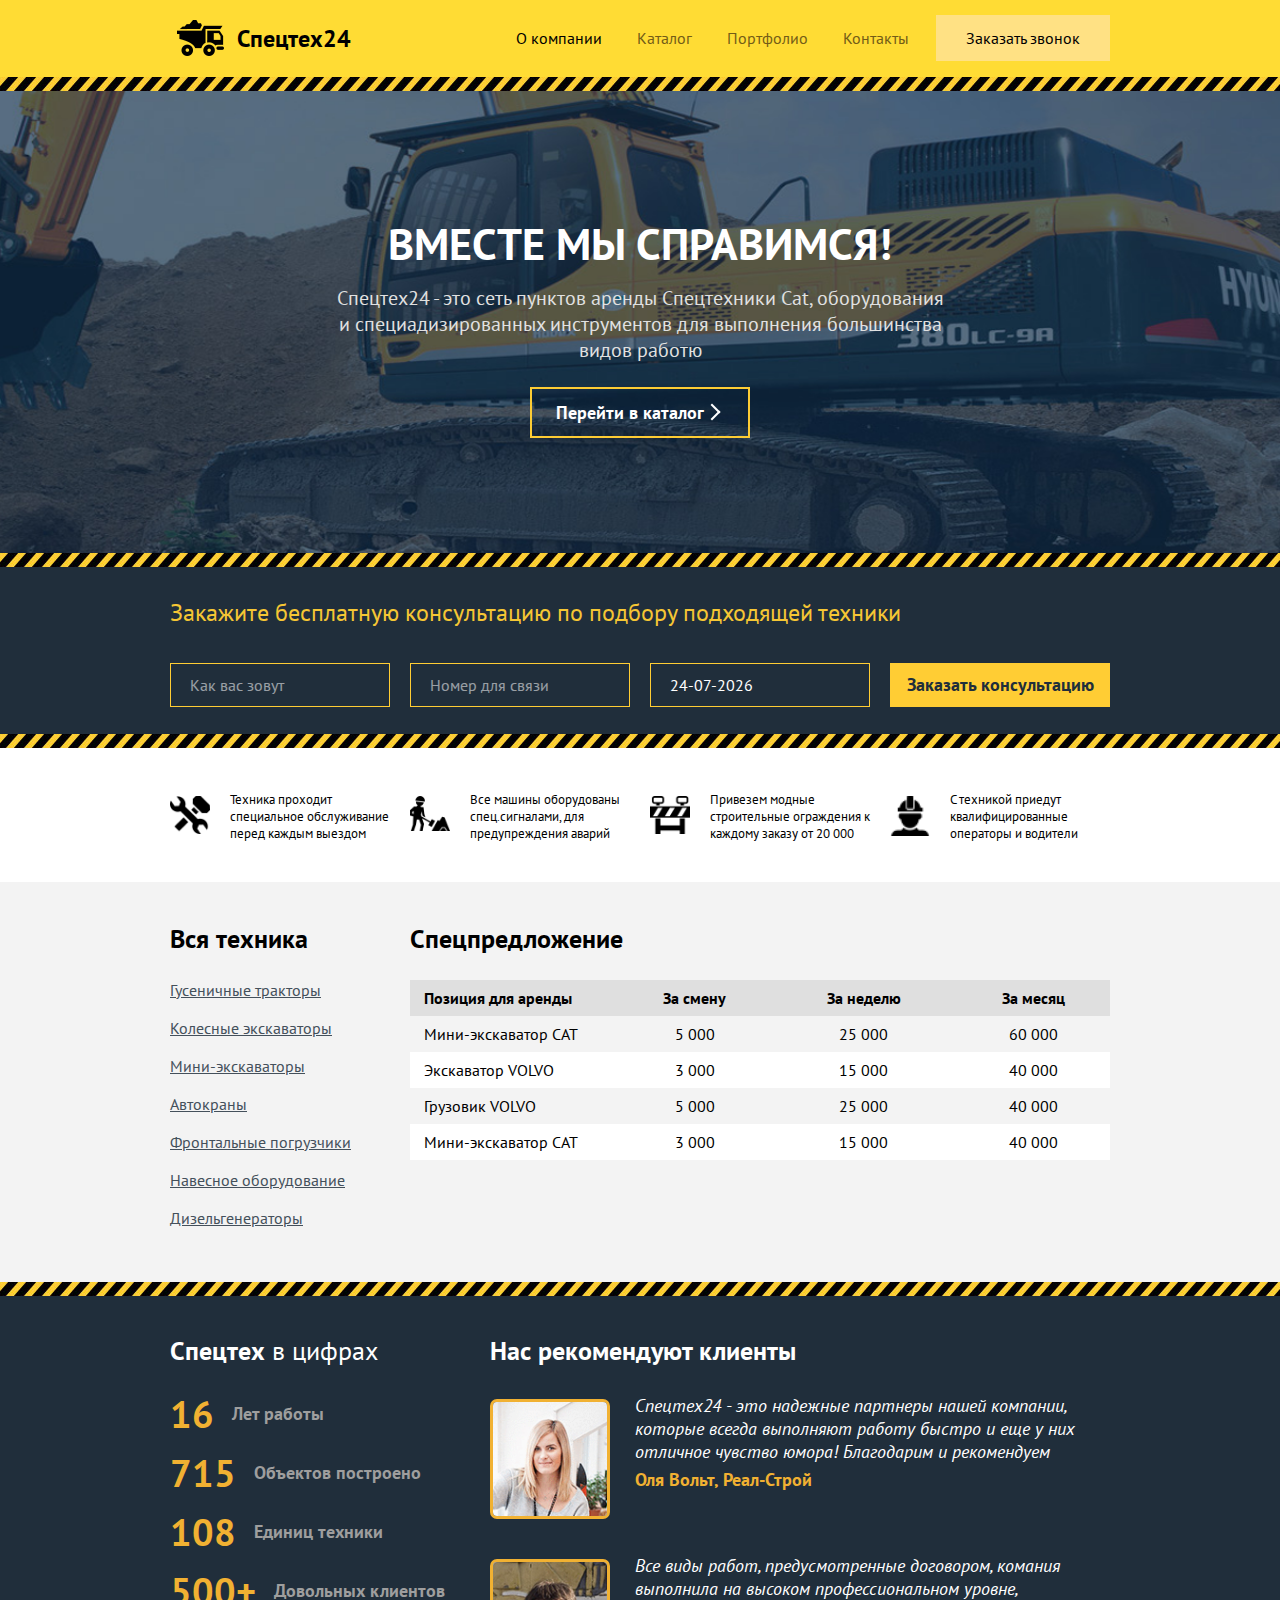
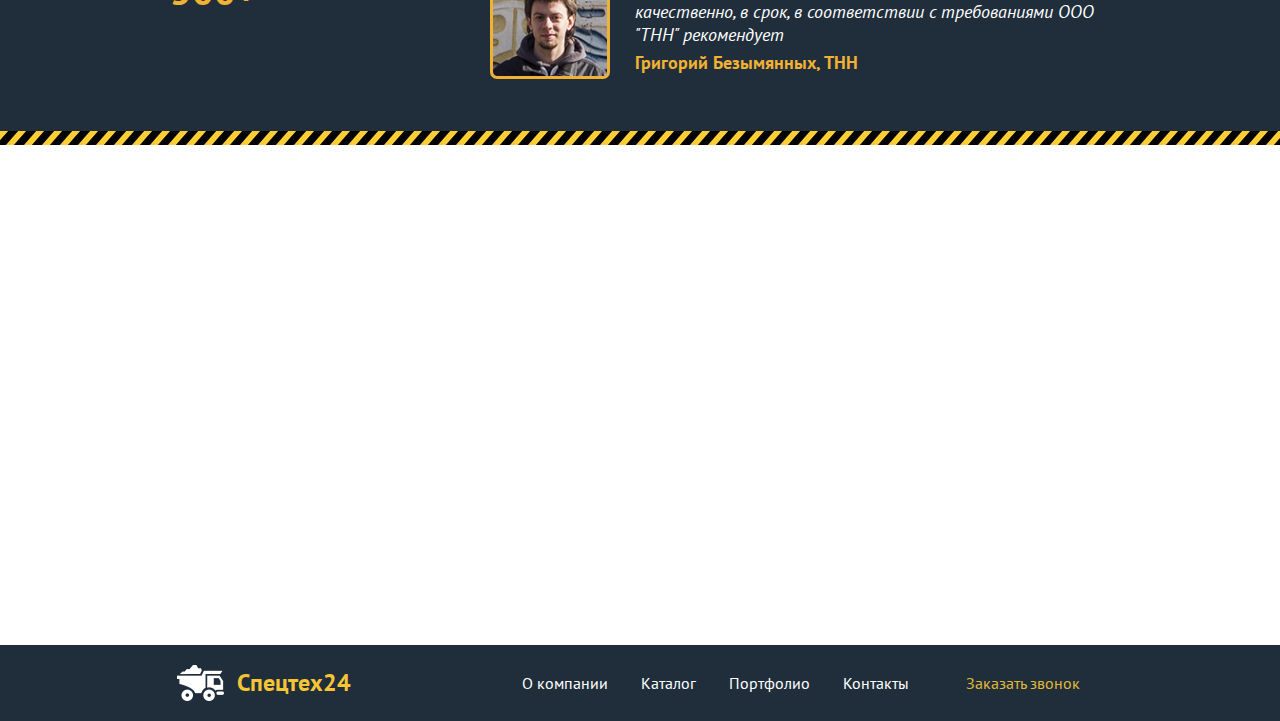
<file: index.html>
<!DOCTYPE html>
<html lang="ru">
<head>
	<meta charset="UTF-8">
	<title>Спецтех24. О компании</title>
	<link href="https://fonts.googleapis.com/css?family=PT+Sans:400,400i,700&subset=cyrillic" rel="stylesheet">
	<link rel="stylesheet" href="css/normalize.css">
	<link rel="icon" type="image/png" href="img/favicon.png">
	<link rel="stylesheet" type="text/css" href="css/style.css">
	<link rel="stylesheet" type="text/css" href="css/pickmeup.css">
</head>
<body>
	<header class="page-header separator">
		<div class="container">
			<a href="#" class="logo">
				<img src="img/logo-header.png" alt="логотип" class="logo-img">
				<div class="logo-brand">Спецтех24</div>
			</a>
			<nav class="main-menu">
				<ul>
					<li><a href="#" class="active">О компании</a></li>
					<li><a href="catalog.html" class="">Каталог</a></li>
					<li><a href="portfolio.html" class="">Портфолио</a></li>
					<li><a href="contact.html" class="">Контакты</a></li>
				</ul>
				</nav>
				<button class="btn btn-order">Заказать звонок</button>
		</div>
	</header>
	<main>
		<div class="promo separator">
			<div class="container">
				<p class="promo-slogan">Вместе мы справимся!</p>
				<h1 class="promo-title">Спецтех24 - это сеть пунктов аренды Спецтехники Cat, оборудования<br> и специадизированных инструментов для выполнения большинства<br> видов работю</h1>
				<a href="" class="btn promo-btn">Перейти в каталог</a>
			</div>
		</div>
		<div class="consult separator">
			<div class="container">
				<h2 class="consult-slogan">
					Закажите бесплатную консультацию по подбору подходящей техники
				</h2>
				<form action="" class="consult-form">
					<input type="text" placeholder="Как вас зовут" class="consult-item">
					<input type="text" placeholder="Номер для связи" class="consult-item">
					<input type="text" placeholder="Выберите дату" class="consult-item date">
					<button class="btn consult-btn">Заказать консультацию</button>
				</form>
			</div>
		</div>
		<div class="features">
			<div class="container">
				<div class="features-item features-item-tool">
					<p>Техника проходит специальное обслуживание перед каждым выездом</p>
				</div>
				<div class="features-item features-item-work">
					<p>Все машины оборудованы спец.сигналами, для предупреждения аварий</p>
				</div>
				<div class="features-item features-item-fencing">
					<p>Привезем модные строительные ограждения к каждому заказу от 20 000</p>
				</div>
				<div class="features-item features-item-workman">
					<p>С техникой приедут <br>квалифицированные<br> операторы и водители</p>
				</div>
			</div>
		</div>
		<div class="technic separator">
			<div class="container">
				<nav class="technic-menu">

					<ul>
					<h2 class="subtitle">Вся техника</h2>
						<li><a href="#" class="techic-item">Гусеничные тракторы</a></li>
						<li><a href="#" class="techic-item">Колесные экскаваторы</a></li>
						<li><a href="#" class="techic-item">Мини-экскаваторы</a></li>
						<li><a href="#" class="techic-item">Автокраны</a></li>
						<li><a href="#" class="techic-item">Фронтальные погрузчики</a></li>
						<li><a href="#" class="techic-item">Навесное оборудование</a></li>
						<li><a href="#" class="techic-item">Дизельгенераторы</a></li>
					</ul>
				</nav>
				<div class="deals">
					<h2 class="subtitle">Спецпредложение</h2>
					<table class="deal-table">
						<tr>
							<th>Позиция для аренды</th>
							<th>За смену</th>
							<th>За неделю</th>
							<th>За месяц</th>
						</tr>
						<tr>
							<td>Мини-экскаватор CAT</td>
							<td>5 000</td>
							<td>25 000</td>
							<td>60 000</td>
						</tr>
						<tr>
							<td>Экскаватор VOLVO</td>
							<td>3 000</td>
							<td>15 000</td>
							<td>40 000</td>
						</tr>
						<tr>
							<td>Грузовик VOLVO</td>
							<td>5 000</td>
							<td>25 000</td>
							<td>40 000</td>
						</tr>
						<tr>
							<td>Мини-экскаватор CAT</td>
							<td>3 000</td>
							<td>15 000</td>
							<td>40 000</td>
						</tr>
					</table>
				</div>
			</div>
		</div>
		<section class="about separator">
			<div class="container">
				<div class="about-number">
					<h2 class="about-subtitle">Спецтех <span class="txt-normal">в цифрах</span></h2>
					<ul>
						<li><span class="about-digit">16</span>
						<span class="about-digit-small">Лет работы</span></li>
						<li><span class="about-digit">715</span>
						<span class="about-digit-small">Объектов построено</span></li>
						<li><span class="about-digit">108</span>
						<span class="about-digit-small">Единиц техники</span></li>
						<li><span class="about-digit">500+</span>
						<span class="about-digit-small">Довольных клиентов</span></li>
					</ul>
				</div>
				<div class="about-reviews">
					<h2 class="subtitle">Нас рекомендуют клиенты</h2>
					<div class="about-reviews-item">
						<div class="about-img-item"><img src="img/Olga.gif" alt="Оля Вольт, Реал-Строй" class="about-img"></div>
						<blockquote class="about-txt">
							Спецтех24 - это надежные партнеры нашей компании, которые всегда выполняют работу быстро и еще у них отличное чувство юмора! Благодарим и рекомендуем
							<cite>Оля Вольт, Реал-Строй</cite>
						</blockquote>
					</div>
					<div class="about-reviews-item">
						<div class="about-img-item"><img src="img/Grisha.jpg" alt="Григорий" class="about-img"></div>
						<blockquote class="about-txt">
							Все виды работ, предусмотренные договором, комания выполнила на высоком профессиональном уровне, качественно, в срок, в соответствии с требованиями ООО "ТНН" рекомендует
							<cite>Григорий Безымянных, ТНН</cite>
						</blockquote>
					</div>
				</div>
			</div>
		</section>
		<div class="map">
			<iframe src="https://www.google.com/maps/embed?pb=!1m18!1m12!1m3!1d255984.99737132087!2d30.044878042106816!3d59.91749253671613!2m3!1f0!2f0!3f0!3m2!1i1024!2i768!4f13.1!3m3!1m2!1s0x4696378cc74a65ed%3A0x6dc7673fab848eff!2z0KHQsNC90LrRgi3Qn9C10YLQtdGA0LHRg9GA0LM!5e0!3m2!1sru!2sru!4v1468780540560" width="100%" height="500" frameborder="0" style="border:0" allowfullscreen></iframe>
		</div>
	</main>
	<footer class="page-footer">
		<div class="container">
			<a href="#" class="logo">
				<img src="img/logo-footer.png" alt="логотип" class="logo-img">
				<div class="logo-brand">Спецтех24</div>
			</a>
			<nav class="main-menu">
				<ul>
					<li><a href="#" class="active">О компании</a></li>
					<li><a href="catalog.html" class="">Каталог</a></li>
					<li><a href="portfolio.html" class="">Портфолио</a></li>
					<li><a href="contact.html" class="">Контакты</a></li>
				</ul>
			</nav>
			<button class="btn btn-order">Заказать звонок</button>
		</div>
	</footer>
	<script type="text/javascript" src="js/jquery-3.2.1.min.js"></script>
	<script type="text/javascript" src="js/jquery-migrate-1.4.1.min.js"></script>
	<script type="text/javascript" src="js/pickmeup.min.js"></script>
	<script type="text/javascript" src="js/script.js"></script>

</body>
</html>
</file>
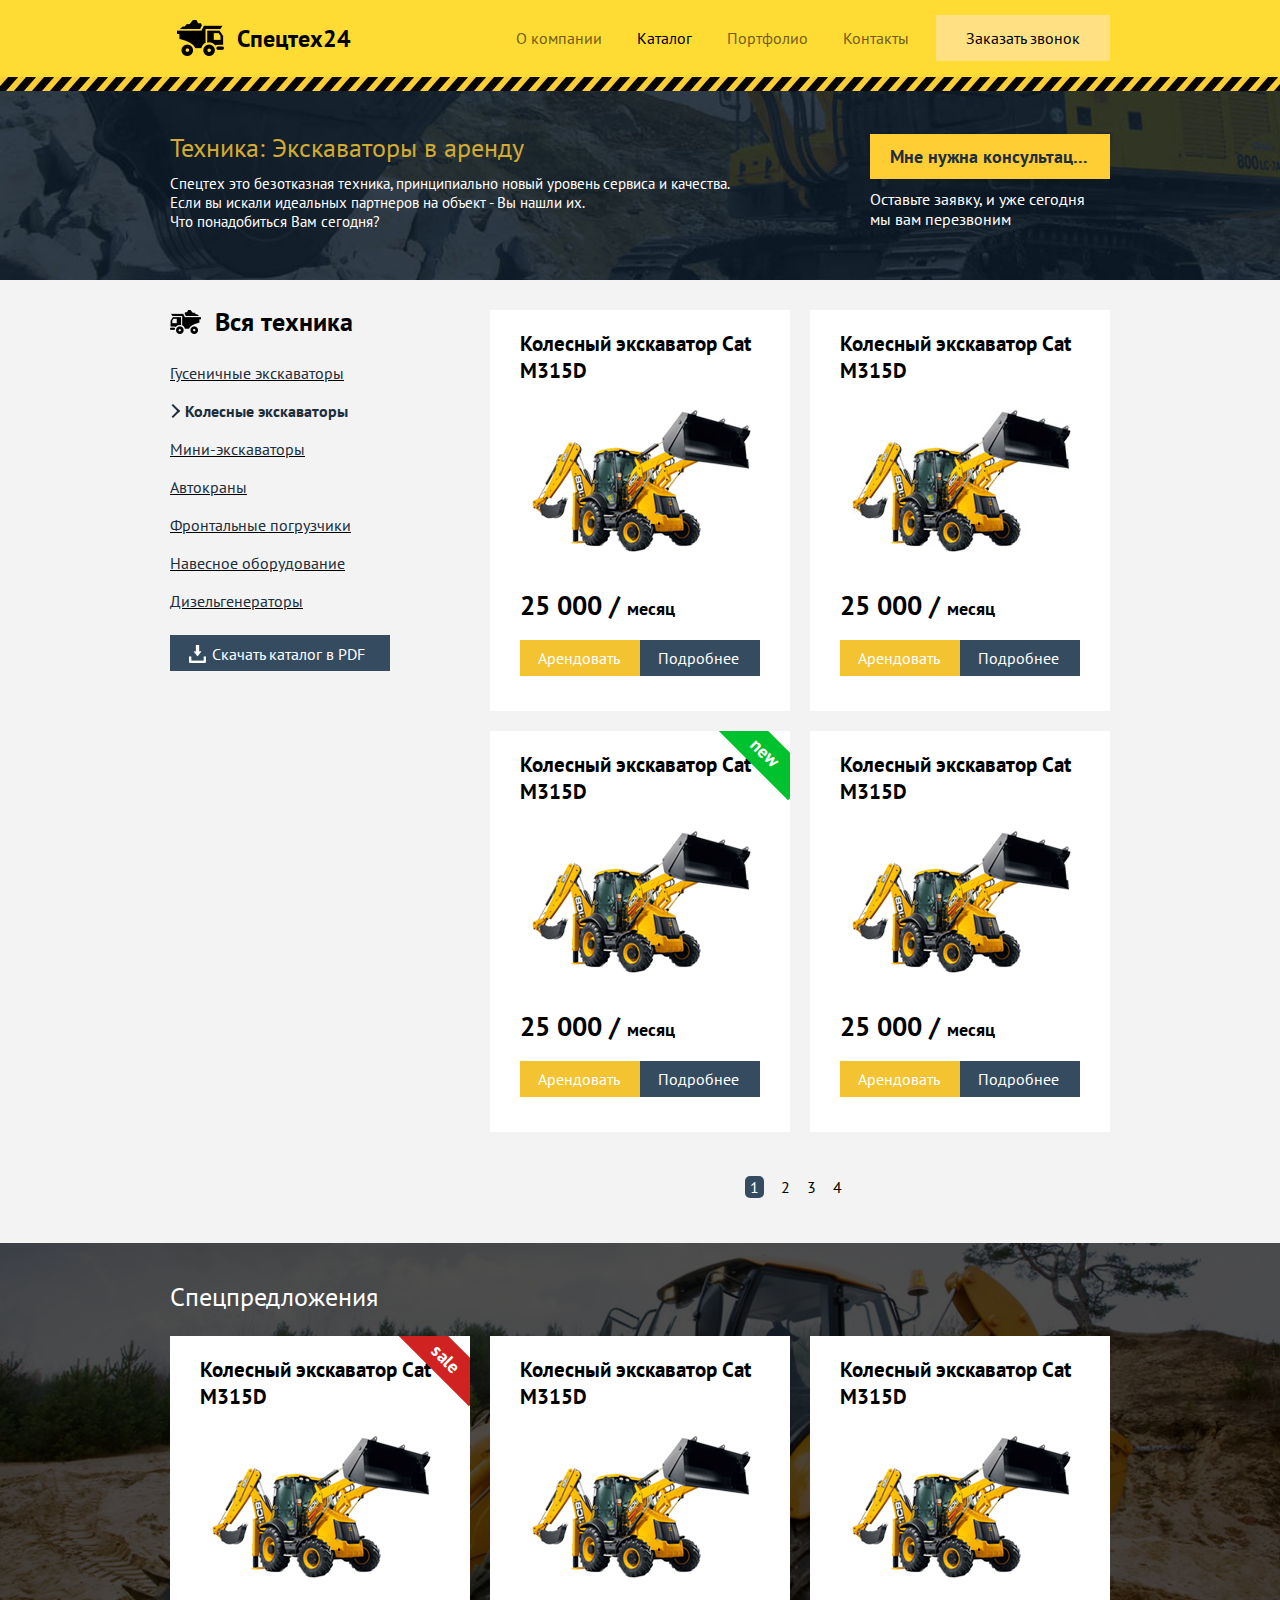
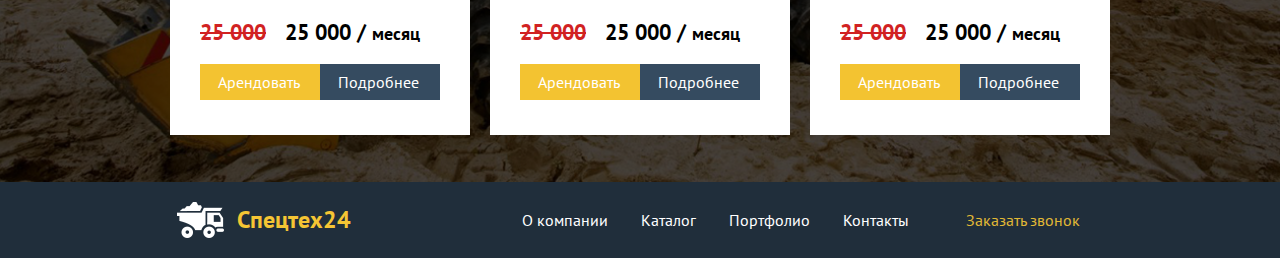
<file: catalog.html>
<!DOCTYPE html>
<html lang="en">
<head>
	<meta charset="UTF-8">
	<title>Каталог</title>
		<link href="https://fonts.googleapis.com/css?family=PT+Sans:400,400i,700&subset=cyrillic" rel="stylesheet">
	<link rel="stylesheet" href="css/normalize.css">
	<link rel="icon" type="image/png" href="img/favicon.png">
	<link rel="stylesheet" type="text/css" href="css/style.css">
</head>
<body>
	<header class="page-header separator">
			<div class="container">
			<a href="#" class="logo">
				<img src="img/logo-header.png" alt="логотип" class="logo-img">
				<div class="logo-brand">Спецтех24</div>
			</a>
			<nav class="main-menu">
				<ul>
					<li><a href="index.html" class="">О компании</a></li>
					<li><a href="#" class="active">Каталог</a></li>
					<li><a href="portfolio.html" class="">Портфолио</a></li>
					<li><a href="contact.html" class="">Контакты</a></li>
				</ul>
				</nav>
				<button class="btn btn-order">Заказать звонок</button>
		</div>
	</header>
	<main>
		<div class="catalog-consult">
			<div class="container">
				<div class="tech-rent">
					<h1 class="tech-head">Техника: Экскаваторы в аренду</h1>
					<p class="about-rent">
						Спецтех это безотказная техника, принципиально новый уровень сервиса и качества.
						<br>
						Если вы искали идеальных партнеров на объект - Вы нашли их.
						<br>Что понадобиться Вам сегодня?</p>
				</div>
				<div class="consult-rent">
					<button class="btn btn-consult">Мне нужна консультация</button>
					<p class="about-rent">
						Оставьте заявку, и уже сегодня
						<br>мы вам перезвоним</p>
				</div>
			</div>
		</div>

		<section class="catalog">
			<div class="container">
			  <div class="catalog-list">
					<span class="subtitle-logo">
						<img src="img/truck_icon.png" alt="грузовик">
						<h2>Вся техника</h2>
					</span>
					<nav class="catalog-menu">
		     	<ul>
			     	<li><a href="#"> Гусеничные экскаваторы</a></li>
			     	<li><a href="#" class="catalog-active">Колесные экскаваторы</a></li>
			     	<li><a href="#">Мини-экскаваторы</a></li>
			     	<li><a href="#">Автокраны</a></li>
			     	<li><a href="#">Фронтальные погрузчики</a></li>
			     	<li><a href="#">Навесное оборудование</a></li>
			     	<li><a href="#">Дизельгенераторы</a></li>
		    	 </ul>
		   	</nav>
	     	<button class="btn btn-save">
	        <img src="img/save.png" alt="Скачать">
	        <span>Скачать каталог в PDF</span>
	       </button>
	    	</div>
	    	<div class="catalog-details">
		    	<div class="catalog-card">
			  	<h3>Колесный экскаватор Cat M315D</h3>
			  	<img src="img/excavator1.jpg" alt="эскаватор1">
			  	<div class="cost">25 000 / <span>месяц</span></div>
			  	<a href=#" class="btn rent">Арендовать</a>
			  	<a href=#" class="btn more">Подробнее</a>
		  	</div>
				<div class="catalog-card">
		    	<h3>Колесный экскаватор Cat M315D</h3>
		    	<img src="img/excavator1.png" alt="эскаватор1">
		    	<div class="cost">25 000 / <span>месяц</span></div>
		    	<a href=#" class="btn rent">Арендовать</a>
		    	<a href=#" class="btn more">Подробнее</a>
	    	</div class="catalog-card">
	    	<div class="catalog-card">
	      	<h3>Колесный экскаватор Cat M315D</h3>
	      	<img src="img/excavator1.png" alt="эскаватор1">
	      	<div class="cost">25 000 / <span>месяц</span></div>
	      	<a href=#" class="btn rent">Арендовать</a>
	      	<a href=#" class="btn more">Подробнее</a>
	    	</div>
      	<div class="catalog-card">
	    	  <div class="new">new</div>
        	<h3>Колесный экскаватор Cat M315D</h3>
        	<img src="img/excavator1.png" alt="эскаватор1">
        	<div class="cost">25 000 / <span>месяц</span></div>
        	<a href=#" class="btn rent">Арендовать</a>
        	<a href=#" class="btn more">Подробнее</a>
      	</div>
      	<ul class="catalog-items">
	      	<li class="details-item"><a href="#" class="deteils-active">1</a></li>
	      	<li class="details-item"><a href="#"></a>2</li>
	      	<li class="details-item"><a href="#"></a>3	</li>
	      	<li class="details-item"><a href="#"></a>4</li>
      	</ul>
    	</div>
  </section>
	<section class="sale">
		<div class="container">
		  <h2 class="sale-subtitle">Спецпредложения</h2>
			<div class="catalog-card">
				<h3>Колесный экскаватор Cat M315D</h3>
				<img src="img/excavator1.png" alt="эскаватор"">
				<div class="previous-cost">25 000</div>
				<div class="cost">25 000 / <span>месяц</span></div>
				<a href=#" class="btn rent">Арендовать</a>
				<a href=#" class="btn more">Подробнее</a>
			</div>
			<div class="catalog-card">
				<h3>Колесный экскаватор Cat M315D</h3>
				<img src="img/excavator1.png" alt="эскаватор2">
				<div class="previous-cost">25 000</div>
				<div class="cost">25 000 / <span>месяц</span></div>
				<a href=#" class="btn rent">Арендовать</a>
				<a href=#" class="btn more">Подробнее</a>
			</div>
			<div class="catalog-card">
			<span class="sale-excavator">sale</span>
				<h3>Колесный экскаватор Cat M315D</h3>
				<img src="img/excavator1.png" alt="эскаватор2">
				<div class="previous-cost">25 000</div>
				<div class="cost">25 000 / <span>месяц</span></div>
				<a href=#" class="btn rent">Арендовать</a>
				<a href=#" class="btn more">Подробнее</a>
			</div>
		</div>
	</section>
</main>
<footer class="page-footer">
		<div class="container">
			<a href="#" class="logo">
				<img src="img/logo-footer.png" alt="логотип" class="logo-img">
				<div class="logo-brand">Спецтех24</div>
			</a>
				<nav class="main-menu">
				<ul>
					<li><a href="index.html" class="">О компании</a></li>
					<li><a href="#" class="active">Каталог</a></li>
					<li><a href="portfolio.html" class="">Портфолио</a></li>
					<li><a href="contact.html" class="">Контакты</a></li>
				</ul>
				</nav>
				<button class="btn btn-order">Заказать звонок</button>
		</div>
	</footer>
</body>
</html>
</file>
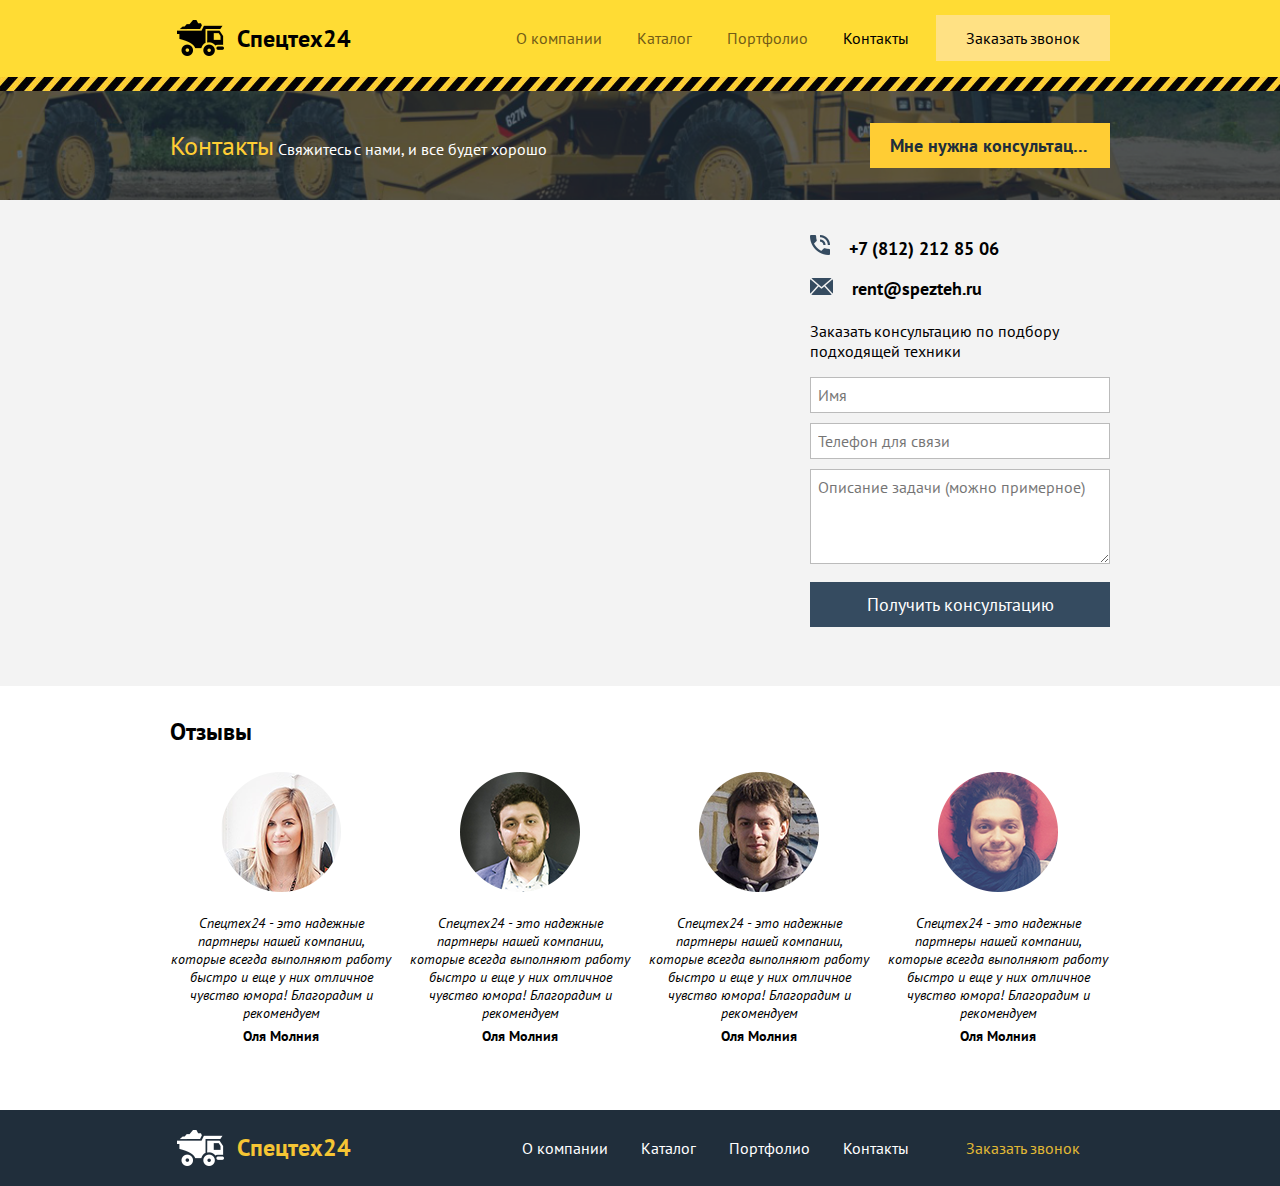
<file: contact.html>
<!DOCTYPE html>
<html lang="en">
<head>
<meta charset="UTF-8">
<title>Контакты</title>	<link href="https://fonts.googleapis.com/css?family=PT+Sans:400,400i,700&subset=cyrillic" rel="stylesheet">
	<link rel="stylesheet" href="css/normalize.css">
	<link rel="icon" type="image/png" href="img/favicon.png">
	<link rel="stylesheet" type="text/css" href="css/style.css">
</head>
  <body>
   <header class="page-header separator">
		<div class="container">
			<a href="#" class="logo">
				<img src="img/logo-header.png" alt="логотип" class="logo-img">
				<div class="logo-brand">Спецтех24</div>
			</a>
			<nav class="main-menu">
				<ul>
					<li><a href="index.html" class="">О компании</a></li>
					<li><a href="catalog.html" class="">Каталог</a></li>
					<li><a href="portfolio.html" class="">Портфолио</a></li>
					<li><a href="#" class="active">Контакты</a></li>
				</ul>
				</nav>
				<button class="btn btn-order">Заказать звонок</button>
		</div>
	</header>

	<main>
		<section class="contact-consult">
			<div class="container">
			<div class="consult-advice">
				<h2 class="subtitle">Контакты</h2>
				<p class="advice">Свяжитесь с нами, и все будет хорошо</p ></div>
				<button class="btn btn-consult">Мне нужна консультация</button>
			</div>
	  </section>

	<div class="contact-map">
  	<div class="container">
  	   		<iframe src="https://www.google.com/maps/embed?pb=!1m18!1m12!1m3!1d2245.2631792127577!2d37.61860631593065!3d55.75393028055367!2m3!1f0!2f0!3f0!3m2!1i1024!2i768!4f13.1!3m3!1m2!1s0x46b54a5a738fa419%3A0x7c347d506b52311f!2z0JrRgNCw0YHQvdCw0Y8g0J_Qu9C-0YnQsNC00Yw!5e0!3m2!1sru!2sru!4v1469422743229" width="620" height="395" frameborder="0" style="border:0" allowfullscreen></iframe>
		<div class="contact-info">
				<div class="info-item"><img src="img/phone.png" alt="трубка" class="phone-img">
				<a href="tel:+78122128506" class="phone-number">+7 (812) 212 85 06</a></div>
				<div class="info-item"><img src="img/mail.png" alt="почта" class="mail-img">
				<a href="mailto:"rent@spezteh.ru" class="mail">rent@spezteh.ru</a></div>
				<p>Заказать консультацию по подбору подходящей техники</p>
				<form action="worksheet">
					<input type="text" placeholder="Имя" class="form white-form">
					<input type="text" placeholder="Телефон для связи" class="form white-form">
					<textarea placeholder="Описание задачи (можно примерное)" class=" form big-white-form"></textarea>
					<button class="btn worksheet-btn">Получить консультацию</button>
				</form>
			</div>
		</div>
	</div>
		<section class="contact-reviews">
			<div class="container">
				<h2>Отзывы</h2>
					<div class="contact-rewiews-item">
						<img src="img/contact-img1.png" alt="Оля Молния1" class="contact-img">
							<blockuote>Спецтех24 - это надежные партнеры нашей компании, которые всегда выполняют работу быстро и еще у них отличное чувство юмора! Благорадим и рекомендуем
							<cite>Оля Молния</cite>
							</blockuote>
					</div>
					<div class="contact-rewiews-item">
						<img src="img/contact-img2.png" alt="Оля Молния2" class="contact-img">
							<blockuote>Спецтех24 - это надежные партнеры нашей компании, которые всегда выполняют работу быстро и еще у них отличное чувство юмора! Благорадим и рекомендуем<cite>Оля Молния</cite>
							</blockuote>
						</div>
					<div class="contact-rewiews-item">
						<img src="img/contact-img3.png" alt="Оля Молния3" class="contact-img">
					<blockuote>Спецтех24 - это надежные партнеры нашей компании, которые всегда выполняют работу быстро и еще у них отличное чувство юмора! Благорадим и рекомендуем
					<cite>Оля Молния</cite>
				</blockuote>
					</div>
					<div class="contact-rewiews-item">
						<img src="img/contact-img4.png" alt="Оля Молния4" class="contact-img">
						<blockuote>Спецтех24 - это надежные партнеры нашей компании, которые всегда выполняют работу быстро и еще у них отличное чувство юмора! Благорадим и рекомендуем
						<cite>Оля Молния</cite>
					</blockuote>
					</div>
				</div>
			</section>
		</main>
		<footer class="page-footer">
			<div class="container">
			<a href="#" class="logo">
				<img src="img/logo-footer.png" alt="логотип" class="logo-img">
				<div class="logo-brand">Спецтех24</div>
			</a>
				<nav class="main-menu">
				<ul>
					<li><a href="index.html" class="">О компании</a></li>
					<li><a href="catalog.html" class="">Каталог</a></li>
					<li><a href="portfolio.html" class="">Портфолио</a></li>
					<li><a href="#" class="active">Контакты</a></li>
				</ul>
				</nav>
				<button class="btn btn-order">Заказать звонок</button>
		</div>
		</footer>
	</body>
	</html>
</file>
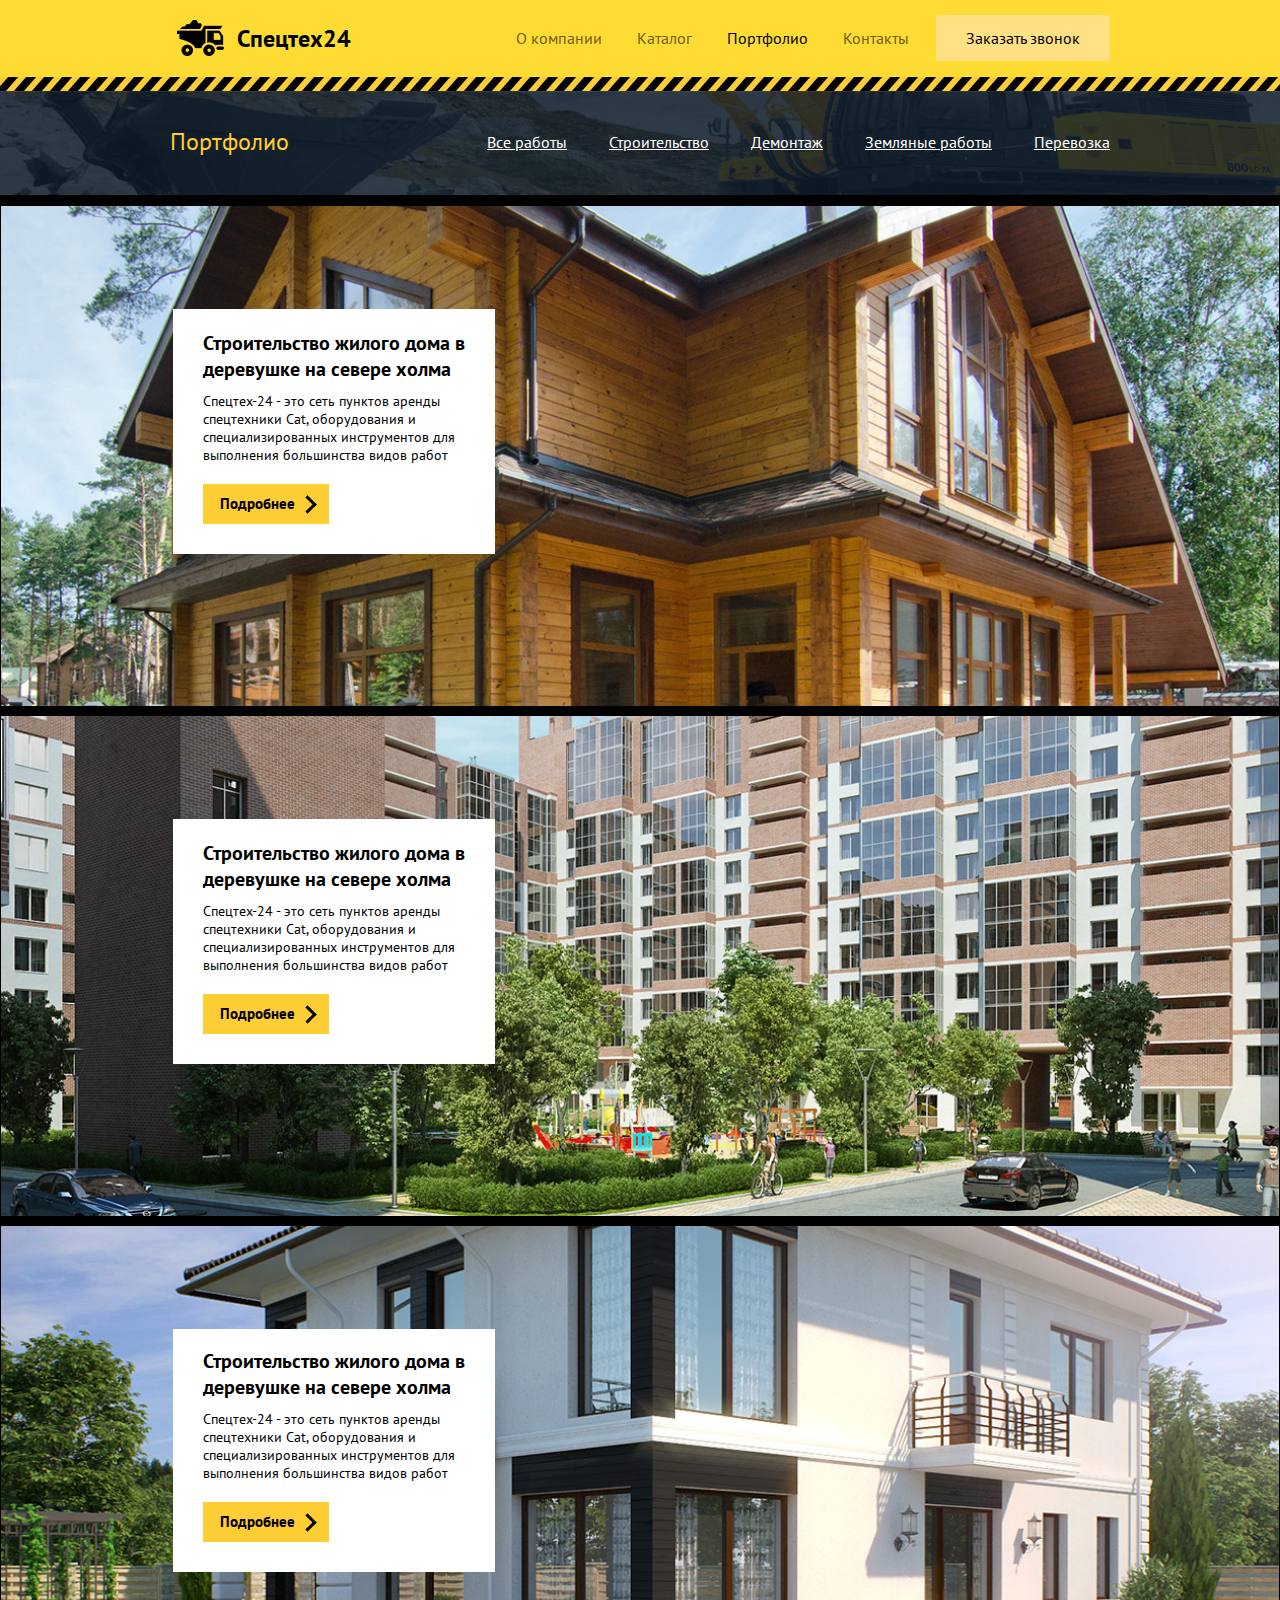
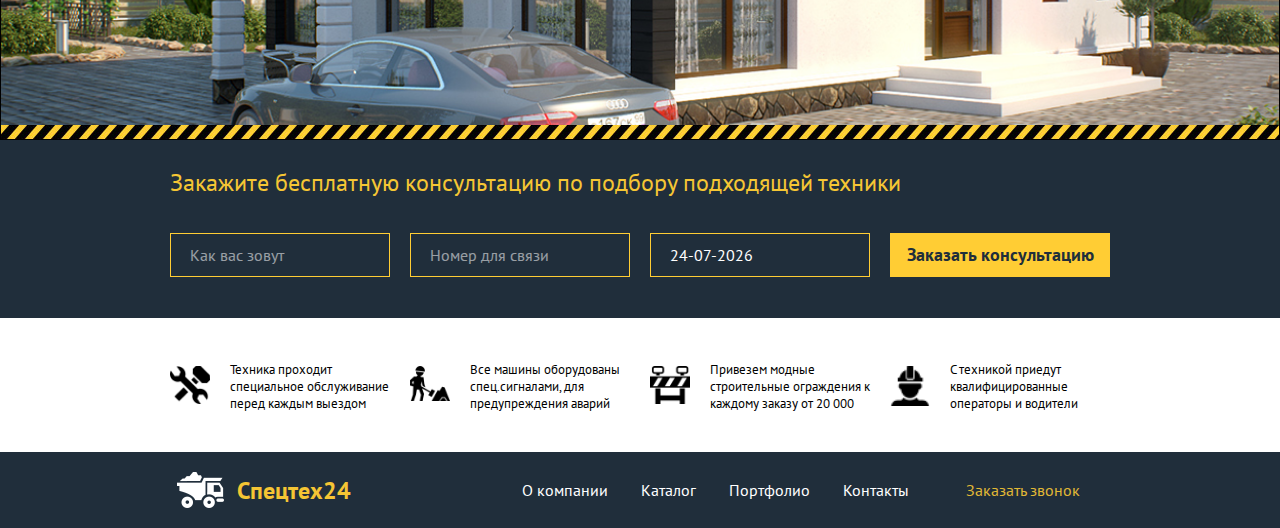
<file: portfolio.html>
<!DOCTYPE html>
<html lang="ru">
<head>
	<meta charset="UTF-8">
	<title>Портфолио</title>
		<link href="https://fonts.googleapis.com/css?family=PT+Sans:400,400i,700&subset=cyrillic" rel="stylesheet">
	<link rel="stylesheet" href="css/normalize.css">
	<link rel="icon" type="image/png" href="img/favicon.png">
	<link rel="stylesheet" type="text/css" href="css/style.css">
	<link rel="stylesheet" type="text/css" href="css/pickmeup.css">

</head>
<body>
	<header class="page-header separator">
		<div class="container">
			<a href="#" class="logo">
				<img src="img/logo-header.png" alt="логотип" class="logo-img">
				<div class="logo-brand">Спецтех24</div>
			</a>
			<nav class="main-menu">
				<ul>
					<li><a href="index.html" class="">О компании</a></li>
					<li><a href="catalog.html" class="">Каталог</a></li>
					<li><a href="#" class="active">Портфолио</a></li>
					<li><a href="contact.html" class="">Контакты</a></li>
				</ul>
				</nav>
				<button class="btn btn-order">Заказать звонок</button>
		</div>
	</header>
	<main>
	<div class="portfolio">
		<div class="container">
			<h1>Портфолио</h1>
			<ul>
				<li><a href="#">Все работы</a></li>
				<li><a href="#">Строительство</a></li>
				<li><a href="#">Демонтаж</a></li>
				<li><a href="#">Земляные работы</a></li>
				<li><a href="#">Перевозка</a></li>
			</ul>
		</div>
	</div>
	<div class="main-portfolio separator">
		<section class="portfolio-item woodhouse">
			<div class="container">
				<div class="house-block">
					<h2>Строительство жилого дома в деревушке на севере холма</h2>
					<p>Спецтех-24 - это сеть пунктов аренды спецтехники Cat, оборудования и специализированных инструментов для выполнения большинства видов работ</p>
					<a href="#" class="btn btn-portfolio">Подробнее</a>
				</div>
			</div>
		</section>
		<section class="portfolio-item glasshouse">
			<div class="container">
				<div class="house-block">
					<h2>Строительство жилого дома в деревушке на севере холма</h2>
					<p>Спецтех-24 - это сеть пунктов аренды спецтехники Cat, оборудования и специализированных инструментов для выполнения большинства видов работ</p>
					<a href="#" class="btn btn-portfolio">Подробнее</a>
				</div>
			</div>
		</section>
		<section class="portfolio-item whitehouse">
			<div class="container">
				<div class="house-block">
					<h2>Строительство жилого дома в деревушке на севере холма</h2>
					<p>Спецтех-24 - это сеть пунктов аренды спецтехники Cat, оборудования и специализированных инструментов для выполнения большинства видов работ</p>
					<a href="#" class="btn btn-portfolio">Подробнее</a>
				</div>
			</div>
		</section>
	</div>
	<div class="portfolio-consult">
		<div class="container">
			<h2 class="consult-slogan">
					Закажите бесплатную консультацию по подбору подходящей техники
			</h2>
			<form action="" class="consult-form">
				<input type="text" placeholder="Как вас зовут" class="consult-item">
				<input type="text" placeholder="Номер для связи" class="consult-item">
				<input type="text" placeholder="Выберите дату" class="consult-item date">
				<button class="btn consult-btn">Заказать консультацию</button>
			</form>
			</div>
		</div>
		<div class=" features portfolio-features">
			<div class="container">
				<div class="features-item features-item-tool">
					<p>Техника проходит специальное обслуживание перед каждым выездом</p>
				</div>
				<div class="features-item features-item-work">
					<p>Все машины оборудованы спец.сигналами, для предупреждения аварий</p>
				</div>
				<div class="features-item features-item-fencing">
					<p>Привезем модные строительные ограждения к каждому заказу от 20 000</p>
				</div>
				<div class="features-item features-item-workman">
					<p>С техникой приедут <br>квалифицированные<br> операторы и водители</p>
				</div>
			</div>
		</div>
	</main>

<footer class="page-footer">
		<div class="container">
			<a href="#" class="logo">
				<img src="img/logo-footer.png" alt="логотип" class="logo-img">
				<div class="logo-brand">Спецтех24</div>
			</a>
				<nav class="main-menu">
				<ul>
					<li><a href="index.html" class="">О компании</a></li>
					<li><a href="catalog.html" class="">Каталог</a></li>
					<li><a href="#" class="active">Портфолио</a></li>
					<li><a href="contact.html" class="">Контакты</a></li>
				</ul>
				</nav>
				<button class="btn btn-order">Заказать звонок</button>
		</div>
	</footer>
	<script type="text/javascript" src="js/jquery-3.2.1.min.js"></script>
	<script type="text/javascript" src="js/jquery-migrate-1.4.1.min.js"></script>
	<script type="text/javascript" src="js/pickmeup.min.js"></script>
	<script type="text/javascript" src="js/script.js"></script>
</body>
</html>
</file>
<file: css/style.css>
* {
	-webkit-box-sizing: border-box;
	-moz-box-sizing: border-box;
	box-sizing: border-box;
}
body {
	font-family: 'PT Sans', sans-serif;
	min-width: 960px;
}

ul {
	padding: 0;
	margin: 0;
}

a{
	text-decoration: none;
}

input, button, select, textarea {
	outline: none;
}

.container {
	width: 960px;
	margin: 0 auto;
	padding: 0 10px;
}

.container:after, .about-reviews-item:after {
	content: "";
	clear: both;
	display: block;
}

.separator{
  position: relative;
}
.separator:after {
  content: "";
  background-image: url("../img/line.jpeg");
  display: block;
  background-repeat: repeat-x;
  height: 14px;
  width: 100%;
  position: absolute;
  bottom: 0;
  left: 0;
}

.btn {
	border: none;
	cursor: pointer;
	white-space: nowrap;
	overflow: hidden;
	text-overflow: ellipsis;
}

.page-header {
	background-color: #FFDC34;
	padding: 15px 0 30px 0;
	font-size: 24px;
}

.logo {
	color: #000;
	padding: 5px 0;
}

.logo-img, .logo-brand {
  display: inline-block;
  vertical-align: middle;
  padding-left: 7px;
  font-weight: bold;
}

.main-menu li {
	display: inline-block;
	font-size: 16px;
	vertical-align: middle;
	margin-right: 5px;
}
.main-menu a {
	text-decoration: none;
	display: inline-block;
	font-size: 16px;
	padding: 11px 10px;
	color: #735c17;
	border: 2px solid transparent;
}

.main-menu a, btn-order {
	transition: all 0.5s ease;
}

.main-menu a:hover {
	border: 2px solid #bc9d36;
	color: #000;
}
.logo, .main-menu, .btn-order {
	float: left;
}

.logo {
	width: 200px;
}

.main-menu {
	width: 566px;
	text-align: right;
	padding-right: 10px;
}

.main-menu .active {
	color: #000;
}

.main-menu .active:hover {
	color: #000;
	border: 2px solid transparent;
}

.btn-order {
	width: 174px;
	font-size: 16px;
	padding: 13px 10px;
	background-color: #FFE184;
	display: inline-block;
	vertical-align: middle;
}

.btn-order:hover {
	background-color: #FFECB2;
}

.btn-order:active {
  background-color: #F6BF16;
}

.promo {
	background-color: #576c7f;
	background-image: url("../img/main-back.png");
	text-align: center;
	padding: 124px 0 125px 0;
	-webkit-background-size: 100%;
	background-size: cover;
	background-repeat: no-repeat;
	position: relative;
}

.promo-slogan {
	color: #fff;
	margin-top: 0;
	margin-bottom: 0;
	font-size: 44px;
	text-transform: uppercase;
	font-weight: bold;
}

.promo-title {
	color: #e1e1e1;
	font-size: 20px;
	font-weight: normal;
}

.promo-btn {
	border: 2px solid #FDCC34;
	color: white;
	padding: 12px 40px 12px 20px;
	width: 220px;
	display: inline-block;
	margin-top: 10px;
  position: relative;
  font-weight: bold;
  font-size: 18px;
}

.promo-btn:after {
	content: "";
	border-top: 2px solid #fff;
  border-right: 2px solid #fff;
	width: 10px;
  height: 10px;
	display: block;
	position: absolute;
	right: 30px;
	top: 0;
  bottom: 0;
  margin: auto;
	transform: rotate(45deg);
}

.consult {
  background-color: #202E3B;
  padding: 30px 0 37px 0;
  position: relative;
}

.consult-slogan {
	color: #F5C634;
	font-weight: normal;
	margin-top: 0;
	font-size: 24px;
	margin-bottom: 35px;
}

.consult-item {
	margin: 0 20px 4px 0;
	color: white;
	background-color: #202E3B;
	padding: 11px 12px 11px 19px;
	font-size: 16px;
	border: 1px solid #ffcd34;
	float: left;
	width: 220px;
}

.date {
  font-family: 'PT Sans', sans-serif;
}

.consult-btn {
	background-color: #ffcd34;
	font-size: 18px;
  line-height: 22px;
	padding: 11px 5px;
	vertical-align: middle;
	font-weight: bold;
	float: right;
	color: #202e3b;
	width: 220px;
}

.consult-btn:hover {
  background-color: #FFD669;
}

.consult-btn:active {
  background-color: #F6BF16;
}
.features{
  padding: 43px 0 40px 0;
}
.features-item {
	float: left;
	font-size: 13px;
	font-weight: normal;
	width: 220px;
	position: relative;
	margin-right: 20px;
}


.features-item:last-child {
	margin-right: 0;
}

.features p {
	margin: 0 0 0 60px;
}

.features-item:before{
  content: "";
  background-repeat: no-repeat;
  height: 40px;
  width: 40px;
  display: inline-block;
  -webkit-background-size: 100%;
  background-size: 100%;
  position: absolute;
  left: 0;
  top: 5px;
}

.features-item-tool:before {
  background-image: url("../img/tools.png");
}

.features-item-work:before {
  background-image: url("../img/work.png");
}

.features-item-fencing:before {
  background-image: url("../img/fencing.png");
}

.features-item-workman:before {
  background-image: url("../img/workman.png");
}

.technic {
  background-color: #f3f3f3;
  padding: 25px 0 40px 0;
}

.technic-menu {
	width: 220px;
	margin: 0 20px 10px 0;
}

.technic-menu, .deals {
	float: left;
}

.technic h2, .deals h2 {
	font-size: 26px;
	font-weight: bold;
	margin: 15px 0 25px 0;
}

.techic-item {
	text-decoration: underline;
	color: #44505b;
	font-size: 16px;
	font-weight: normal;
	width: 250px;
}

.technic li {
	list-style-type: none;
	margin-bottom: 18px;
}

.deals {
	width: 700px;
}

table {
	border-spacing: 0;
	width: 100%;
	font-size: 16px;
}

th, td {
	width: 220px;
	padding: 8px 0 8px 14px;
	text-align: center;
}

th {
	background-color: #DFDFDF;
	width: 240px;
}

td {
	margin: 0;
}

th:first-child, td:first-child {
  text-align: left;
  width: 260px;
}

tr:nth-child(2n+1) {
	background-color: white;
}

.about {
 	background-color: #202e3b;
 	color: white;
 	padding: 17px 0 31px 0;
 }

.about-number, .about-reviews {
 	float: left;
}

 .about li {
	list-style-type: none;
	padding-bottom: 10px;
	color: #9e9e9e;
	font-size: 18px;
}

.about-digit-small, .about-digit {
		font-weight: bold;
		display: inline-block;
		vertical-align: middle;
}

.about-digit {
	font-weight: bold;
	color: #f1b132;
	font-size: 38px;
	margin-right: 13px;
}

.about-digit-small {
	font-size: 18px;
}

.about h2 {
 	font-size: 26px;
}

.about-reviews-item {
  margin: 5px 0 35px 0;
 }

.about-img-item {
  width: 120px;
  height: 120px;
  float: left;
  overflow: hidden;
  border-radius: 7px;
  border: 3px solid #f1b132;
  margin-top: 5px;
 }

.about-txt {
 	display: block;
 	width: 480px;
 	float: left;
 	margin: 0px 0 0 20px;
 	font-size: 18px;
 	font-style: italic;
 	padding-left: 5px;
}

.about-img {
	width: 100%;
}

.about-number {
 	width: 300px;
 	margin-right: 20px;
}

.txt-normal {
 	font-weight: normal;
 	font-size: 26px;
}

.about-reviews {
	width: 620px;
}

cite {
color: #f1b132;
font-weight: bold;
font-style: normal;
display: block;
margin-top: 5px;
}

.page-footer {
	background-color: #202e3b;
	padding: 15px 0;
}

.page-footer a {
	color: white;
	display: inline-block;
}

.page-footer .main-menu a:hover {
  border: 2px solid #636d76;
  color: white;
}

.page-footer .main-menu  a:active {
   border: 2px solid #a6abb1;
   color: white;
}

.map iframe{
  display: block;
}

footer .logo {
	font-size: 24px;
	color: #f5c534;
}

footer .main-menu .active {
  color: #fff;
}

footer .main-menu .active:hover {
  color: #fff;
  border: 2px solid transparent;
}

.footer_item {
	color: #fff;
	border: 2px solid transparent;
}

.page-footer .btn-order {
  color: #e1b835;
  background-color: transparent;
}

/*Catalog*/

.catalog-consult {
  background-color: #17232F;
  padding: 40px 0 29px 0;
  position: relative;
  background-image: url("../img/contact-consult.jpg");
	background-size: cover;
	background-repeat: no-repeat;
}

.tech-rent {
	float: left;
	width: 700px;
	margin: 0;
	font-size: 15px;
}

.tech-head {
	font-weight: normal;
	color: #d2ac31;
	font-size: 26px;
	margin: 0 0 10px 0;
}

.consult-rent{
	float: left;
	font-size: 16px;
	width: 240px;
}

.btn-consult {
	width: 240px;
	padding: 11px 20px;
	background-color: #ffcd34;
	color: #ffcd34;
	color: #202e3b;
	font-weight: bold;
	font-size: 18px;
	margin: 3px 0 10px 0;
}

.btn-consult:hover {
  background-color: #FFD669;
}

.btn-consult:active {
  background-color: #F6BF16;
}

.about-rent {
	color: #fff;
	display: block;
	margin: 0 0 20px 0;
}

.catalog {
	background-color: #f3f3f3;
	padding: 25px 0 46px 0;
}

.subtitle-logo {
	margin: 0 0 25px 0;
	display: block;
}

.subtitle-logo img, h2 {
	display: inline-block;
	vertical-align: middle;
}

.catalog-list {
  width: 220px;
  float: left;
 }

.catalog-list h2 {
	font-size: 26px;
	color: #000;
	margin: 0 0 0 10px;
}

.catalog-menu {
	margin-bottom: 6px;
}

.catalog-menu li {
	list-style-type: none;
	padding-bottom: 18px;
}

.catalog-menu a {
  color: #202e3b;
}

.catalog-menu li:first-child, .catalog-menu li:nth-child(n+3)  {
	text-decoration: underline;
}

.catalog-active {
	font-weight: bold;
	padding-left: 15px;
	position: relative;
}

.catalog-active:after {
	content: "";
	border-top: 2px solid #202e3b;
	width: 8px;
	border-right: 2px solid #202e3b;
	height: 8px;
	display: block;
	position: absolute;
	left: -2px;
	top: 0;
	bottom: 0;
	margin: auto;;
	transform: rotate(45deg);
}

.btn-save {
	float: left;
	background-color: #354b60;
	padding: 7px 7px 7px 0;
	color: #fff;
	width: 220px;
}

.btn-save img, .btn-save span {
	display: inline-block;
	vertical-align: middle;
}

.btn-save span {
	margin-left: 2px;
}

.btn-save:hover {
	background-color: #46617a;
}

.btn-save:active {
	background-color: #567999;
}

.catalog-details {
	float: right;
	width: 700px;
}

.catalog-card {
	width: 300px;
	background-color: white;
	background-repeat: no-repeat;
	float: right;
  margin: 5px 0 15px 20px;
  padding: 5px 30px 35px 30px;
  position: relative;
  overflow: hidden;
 }

 .catalog-card img {
 	padding: 5px 10px 10px 12px;
 }

.new {
	display: block;
  text-align: center;
  background-color: #00c22e;
  color: #fff;
  width: 100px;
  padding: 6px 0;
  position: absolute;
  transform: rotate(45deg);
  right: -25px;
  top: 4px;
  font-size: 18px;
  font-weight: bold;
}

h3 {
 	font-size: 21px;
 	margin-top: 15px;
 }

.cost {
  font-weight: bold;
  font-size: 27px;
  padding: 22px 0 18px 0;
  display: inline-block;
}

.cost span {
	font-size: 18px;
}

.rent {
	background-color: #f3c331;
 	color: white;
 }

.more {
 	background-color: #354b60;
 	color: white;
 }

.rent, .more {
  margin: 0;
  width: 50%;
  float: left;
  padding: 8px 15px 8px 18px;
 }

 .rent:hover {
 	 background-color: #ffd966;
 }

 .rent:active {
 	 background-color: #ffc600;
 }

  .more:hover {
 	 background-color: #46617a;
 }

.more:active {
 	 background-color: #567999;
 }

.catalog-items {
 	float: left;
 	width: 960px;
 	padding-left: 335px;
 	margin-top: 30px;
 }

.details-item {
	display: inline;
	padding-right: 13px;
}

.deteils-active {
	padding: 1px 5px;
	background-color: #354b60;
	color: #fff;
	border-radius: 5px;
}

.sale {
	background-image: url("../img/sale.png");
	background-repeat: no-repeat;
	background-size: cover;
  padding: 15px 0 32px 0;
}

.sale-subtitle {
	color: #fff;
	font-size: 26px;
	font-weight: normal;
	width: 100%;
	margin-bottom: 18px;
}

.sale .catalog-card:last-child {
	margin-left: 0;
}

.sale-excavator {
	display: block;
  text-align: center;
  background-color: #d12222;
  color: #fff;
  width: 100px;
  padding: 6px 0;
  position: absolute;
  transform: rotate(45deg);
  right: -26px;
  top: 5px;
  font-size: 18px;
  font-weight: bold;
}

.previous-cost {
  display: inline-block;
	color: #d12222;
	font-size: 20px;
	font-weight: bold;
	text-decoration: line-through;
	margin: 26px 15px 0 0;
}

.sale .cost, .previous-cost {
  font-size: 22px;
 }

/*portfolio*/
.portfolio {
	background-image: url("../img/portfolio1.jpg");
	padding: 35px 0 38px 0;
  background-size: cover;
  background-repeat: no-repeat;
}

.portfolio h1 {
	width: 220px;
  margin: 0;
	float: left;
	color: #ffcd34;
	font-size: 24px;
	font-weight: normal;
	margin-right: 10px;
}

.portfolio ul {
  width: 700px;
  float: right;
  padding-top: 6px;
  text-align: right;
}

.portfolio li {
	display: inline-block;
	color: white;
	display: inline-block;
	margin-right: 0;
	margin-left: 38px;
}

.portfolio a {
	color: white;
  text-decoration: underline;
}

.main-portfolio {
	background-color: #000000;
  border: 1px solid transparent;
}

.portfolio-item {
	margin-top: 10px;
	padding: 15px 0 19px 0;
	background-repeat: no-repeat;
	background-size: cover;
}

.woodhouse {
	background-image: url("../img/portfolio2.png");
}

.house-block {
	background-color: white;
	width: 322px;
	padding: 21px 26px 30px 30px;
	font-size: 14px;
	margin: 88px 0 133px 3px;
	pos-
}

.whitehouse .house-block {
	margin-bottom: 148px;
	padding-top: 19px;
}

.house-block h2 {
  font-size: 20px;
  margin: 0;
}

.house-block p {
  font-size: 14px;
  margin: 10px 0;
}

.btn-portfolio {
  width: 126px;
  background-color: #ffcd34;
  padding: 10px 30px 11px 17px;
  color: #000;
  font-weight: bold;
  display: block;
  font-size: 15px;
  margin-top: 20px;
  position: relative;
}

.btn-portfolio:after {
  content: "";
  border-top: 3px solid #000;
  width: 10px;
   border-right: 3px solid #000;
  height: 10px;
  display: block;
  position: absolute;
  top: 0;
  bottom: 0px;
  margin: auto;
  right: 15px;
  transform: rotate(45deg);
}

.glasshouse {
	background-image: url("../img/portfolio3.png");
}

.whitehouse {
	background-image: url("../img/portfolio4.png");
}

.portfolio-consult {
background-color: #202e3b;
padding: 27px 0 20px 0;
position: relative;
padding-bottom: 37px;
}

.contact-consult {
	background-image: url("../img/contact1.png");
	padding: 17px 0;
	background-repeat: no-repeat;
	background-size: cover;
  padding: 32px 0
}

.contact-consult h2, .advice {
  display: inline-block;
  vertical-align: baseline;
}

.contact-consult h2 {
	font-weight: normal;
	color: #ffcd34;
  font-size: 26px;
  margin: 0;
}

.advice {
  color: white;
  font-size: 16px;
  margin: 0;
}

.consult-advice {
	padding: 6px 0;
	width: 680px;
	float: left;
	margin-right: 20px;
}

.contact-consult .btn-consult {
	float: right;
	margin-top: 0;
	margin-bottom: 0;
}

.contact-map {
  padding: 35px 0px 51px 0px;
  background-color: #f3f3f3;
}

.contact-map iframe {
float: left;
border: 1px solid #d5d5d5;
margin-top: 5px;
}

.phone-number, .mail {
	padding-left: 15px;
  font-size: 18px;
  font-weight: bold;
  color: #000;
}

.contact-info {
	width: 300px;
	float: left;
  margin-left: 20px;
 }

.info-item {
  margin-bottom: 17px;
}

.contact-info p {
  margin: 21px 0 16px 0;
}

.worksheet {
  margin-top: 10px;
}

.form {
  border: 1px solid #bbbbbb;
  font-size: 16px;
  padding: 0 10px;
  width: 300px;
  color: #000;
  padding: 7px;
}

.white-form {
  margin-bottom: 10px;
  background-color: white;
}

.big-white-form {
  height: 95px;
  max-width: 300px;
}

.worksheet-btn {
	background-color: #354b60;
	color: white;
	width: 300px;
  font-size: 18px;
	font-weight: normal;
  padding: 11px 56px 11px 56px;
  margin-top: 14px;
}

.contact-reviews {
  background-color: white;
  padding: 15px 0 65px 0;
}

.contact-reviews h2 {
  float: left;
  width: 100%;
  margin-top: 15px;
}

.contact-rewiews-item {
  width: 220px;
  float: left;
  font-size: 14px;
  font-style: italic;
  text-align: center;
  margin: 0 18px 0 1px;
}

.contact-rewiews-item:last-child {
  margin-right: 0;
}

.contact-img {
  padding: 5px 0;
}

.contact-reviews blockuote {
  display: block;
  margin-top: 13px;
}

.contact-reviews cite {
  color: #000;
  margin-top: 5px;
}
</file>
<file: css/pickmeup.css>
.pickmeup{background:#000;border-radius:.4em;-moz-box-sizing:content-box;box-sizing:content-box;display:inline-block;position:absolute;touch-action:manipulation}.pickmeup *{-moz-box-sizing:border-box;box-sizing:border-box}.pickmeup.pmu-flat{position:relative}.pickmeup.pmu-hidden{display:none}.pickmeup .pmu-instance{display:inline-block;height:13.8em;padding:.5em;text-align:center;width:15em}.pickmeup .pmu-instance .pmu-button{color:#eee;cursor:pointer;outline:none;text-decoration:none}.pickmeup .pmu-instance .pmu-today{background:#17384d;color:#88c5eb}.pickmeup .pmu-instance .pmu-button:hover{background:transparent;color:#88c5eb}.pickmeup .pmu-instance .pmu-not-in-month{color:#666}.pickmeup .pmu-instance .pmu-disabled,.pickmeup .pmu-instance .pmu-disabled:hover{color:#333;cursor:default}.pickmeup .pmu-instance .pmu-selected{background:#136a9f;color:#eee}.pickmeup .pmu-instance .pmu-not-in-month.pmu-selected{background:#17384d}.pickmeup .pmu-instance nav{color:#eee;display:-ms-flexbox;display:-webkit-flex;display:flex;line-height:2em}.pickmeup .pmu-instance nav *:first-child :hover{color:#88c5eb}.pickmeup .pmu-instance nav .pmu-prev,.pickmeup .pmu-instance nav .pmu-next{display:none;height:2em;width:1em}.pickmeup .pmu-instance nav .pmu-month{width:14em}.pickmeup .pmu-instance .pmu-years *,.pickmeup .pmu-instance .pmu-months *{display:inline-block;line-height:3.6em;width:3.5em}.pickmeup .pmu-instance .pmu-day-of-week{color:#999;cursor:default}.pickmeup .pmu-instance .pmu-day-of-week *,.pickmeup .pmu-instance .pmu-days *{display:inline-block;line-height:1.5em;width:2em}.pickmeup .pmu-instance .pmu-day-of-week *{line-height:1.8em}.pickmeup .pmu-instance:first-child .pmu-prev,.pickmeup .pmu-instance:last-child .pmu-next{display:block}.pickmeup .pmu-instance:first-child .pmu-month,.pickmeup .pmu-instance:last-child .pmu-month{width:13em}.pickmeup .pmu-instance:first-child:last-child .pmu-month{width:12em}.pickmeup:not(.pmu-view-days) .pmu-days,.pickmeup:not(.pmu-view-days) .pmu-day-of-week,.pickmeup:not(.pmu-view-months) .pmu-months,.pickmeup:not(.pmu-view-years) .pmu-years{display:none}
</file>
